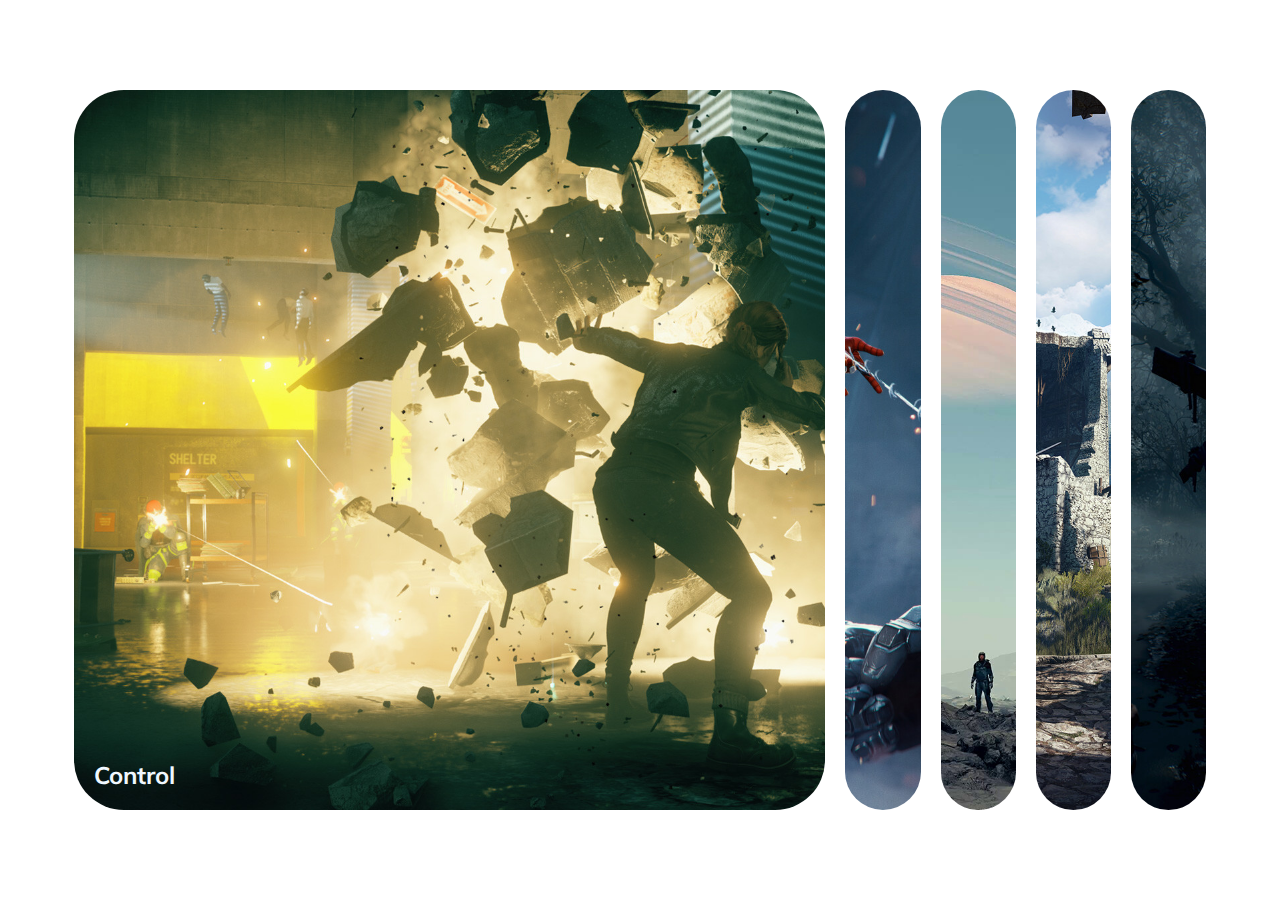
<file: project-1-expanding-cards/index.html>
<!DOCTYPE html>
<html lang="en">
  <head>
    <meta charset="UTF-8" />
    <meta name="viewport" content="width=device-width, initial-scale=1.0" />
    <link rel="stylesheet" href="style.css" />
    <title>Expanding Cards</title>
  </head>
  <body>
    <div class="container">
      <div
        class="panel active"
        style="background-image: url('/.images/control.jpg')"
      >
        <h3>Control</h3>
      </div>

      <div
        class="panel"
        style="background-image: url('/.images/spider-man.jpg')"
      >
        <h3>Spider-Man</h3>
      </div>

      <div
        class="panel"
        style="background-image: url('/.images/starfield.jpg')"
      >
        <h3>Starfield</h3>
      </div>

      <div
        class="panel"
        style="background-image: url('/.images/witcher-3.jpg')"
      >
        <h3>The Witcher 3</h3>
      </div>

      <div class="panel" style="background-image: url('/.images/re-4.jpg')">
        <h3>Resident Evil 4</h3>
      </div>
    </div>

    <script src="script.js"></script>
  </body>
</html>
</file>
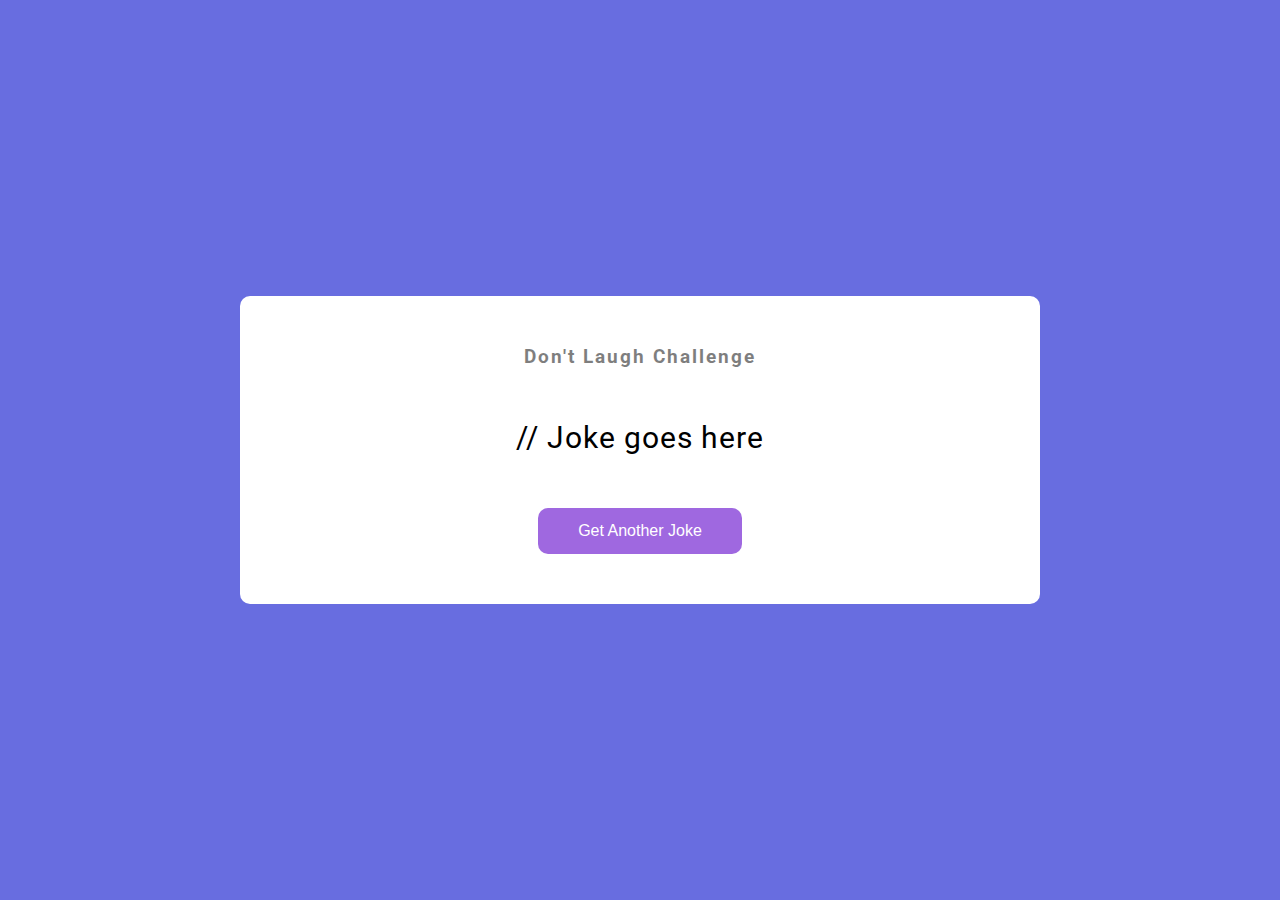
<file: project-10-dad-jokes/index.html>
<!DOCTYPE html>
<html lang="en">
  <head>
    <meta charset="UTF-8" />
    <meta name="viewport" content="width=device-width, initial-scale=1.0" />
    <link rel="stylesheet" href="style.css" />
    <title>Dad Jokes</title>
  </head>
  <body>
    <div class="container">
      <h3>Don't Laugh Challenge</h3>
      <div id="joke" class="joke">// Joke goes here</div>
      <button id="jokeBtn" class="btn">Get Another Joke</button>
    </div>
    <script src="script.js"></script>
  </body>
</html>
</file>
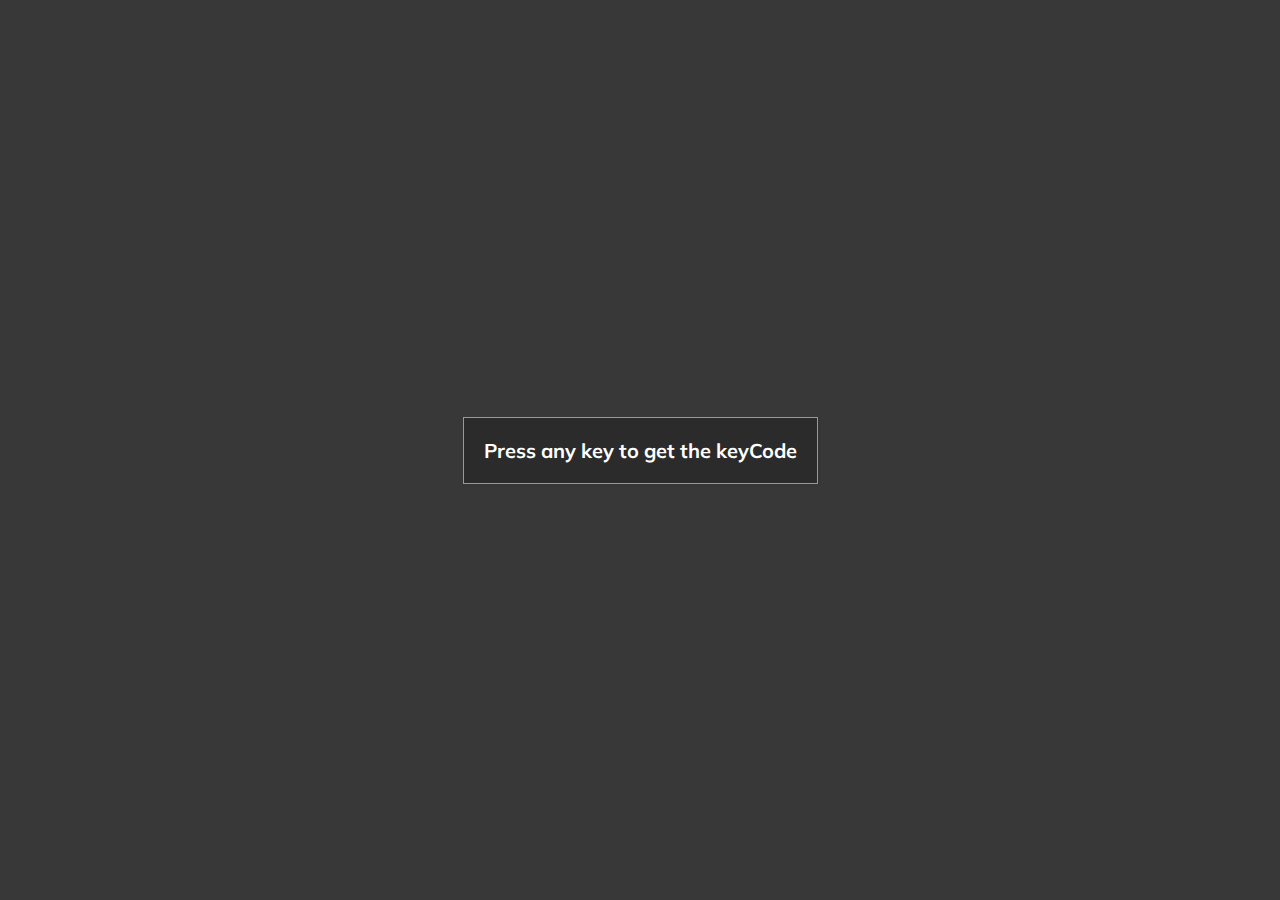
<file: project-11-event-keycodes/index.html>
<!DOCTYPE html>
<html lang="en">
  <head>
    <meta charset="UTF-8" />
    <meta name="viewport" content="width=device-width, initial-scale=1.0" />
    <link rel="stylesheet" href="style.css" />
    <title>Event KeyCodes</title>
  </head>
  <body>
    <div id="insert">
      <div class="key">Press any key to get the keyCode</div>
    </div>
    <script src="script.js"></script>
  </body>
</html>
</file>
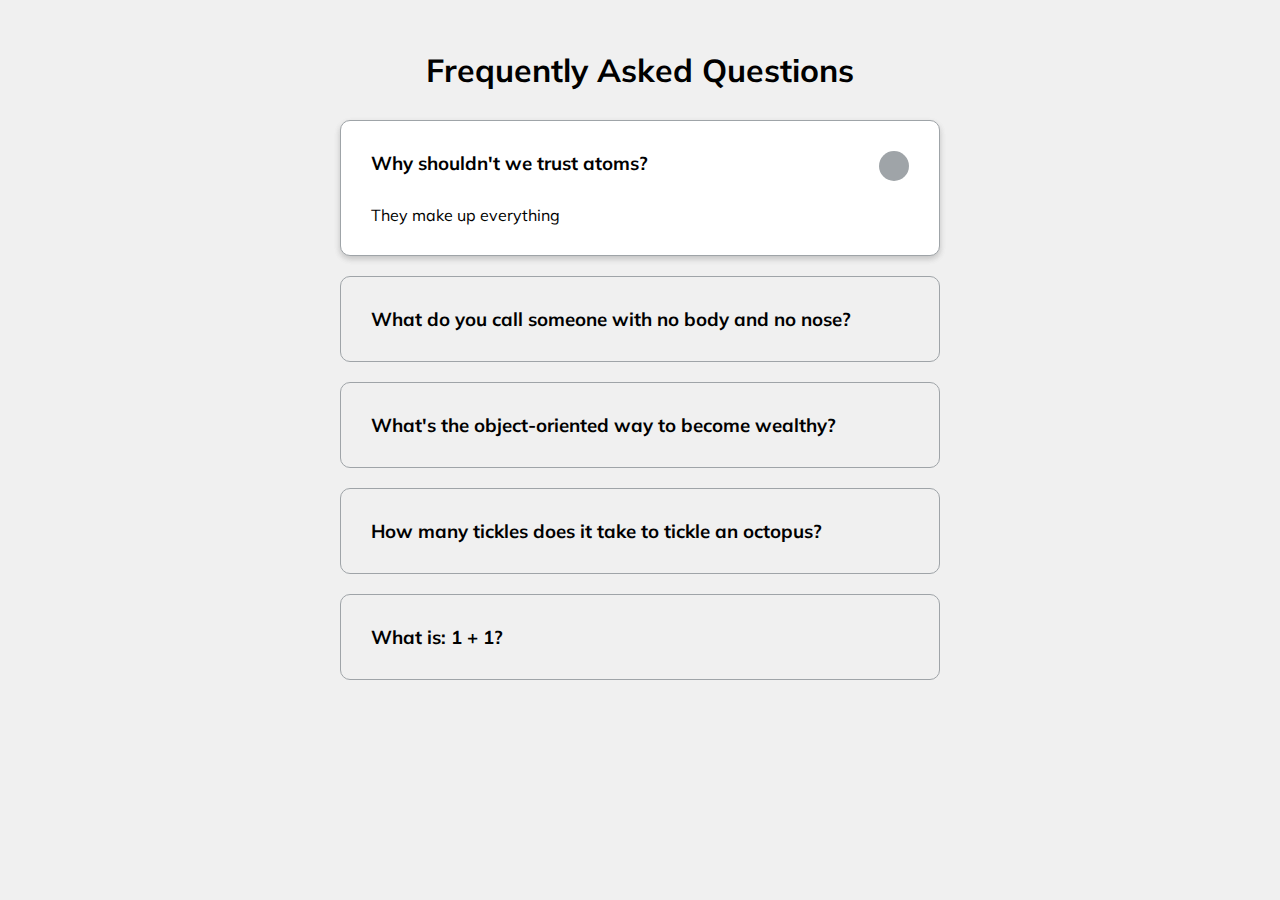
<file: project-12-faq-collapse/index.html>
<!DOCTYPE html>
<html lang="en">
  <head>
    <meta charset="UTF-8" />
    <meta name="viewport" content="width=device-width, initial-scale=1.0" />
    <link
      rel="stylesheet"
      href="https://cdnjs.cloudflare.com/ajax/libs/font-awesome/5.14.0/css/all.min.css"
      integrity="sha512-1PKOgIY59xJ8Co8+NE6FZ+LOAZKjy+KY8iq0G4B3CyeY6wYHN3yt9PW0XpSriVlkMXe40PTKnXrLnZ9+fkDaog=="
      crossorigin="anonymous"
    />
    <link rel="stylesheet" href="style.css" />
    <title>FAQ</title>
  </head>
  <body>
    <h1>Frequently Asked Questions</h1>
    <div class="faq-container">
      <div class="faq active">
        <h3 class="faq-title">Why shouldn't we trust atoms?</h3>

        <p class="faq-text">They make up everything</p>

        <button class="faq-toggle">
          <i class="fas fa-chevron-down"></i>
          <i class="fas fa-times"></i>
        </button>
      </div>

      <div class="faq">
        <h3 class="faq-title">
          What do you call someone with no body and no nose?
        </h3>
        <p class="faq-text">Nobody knows.</p>
        <button class="faq-toggle">
          <i class="fas fa-chevron-down"></i>
          <i class="fas fa-times"></i>
        </button>
      </div>

      <div class="faq">
        <h3 class="faq-title">
          What's the object-oriented way to become wealthy?
        </h3>
        <p class="faq-text">Inheritance.</p>
        <button class="faq-toggle">
          <i class="fas fa-chevron-down"></i>
          <i class="fas fa-times"></i>
        </button>
      </div>

      <div class="faq">
        <h3 class="faq-title">
          How many tickles does it take to tickle an octopus?
        </h3>
        <p class="faq-text">Ten-tickles!</p>
        <button class="faq-toggle">
          <i class="fas fa-chevron-down"></i>
          <i class="fas fa-times"></i>
        </button>
      </div>

      <div class="faq">
        <h3 class="faq-title">What is: 1 + 1?</h3>
        <p class="faq-text">Depends on who are you asking.</p>
        <button class="faq-toggle">
          <i class="fas fa-chevron-down"></i>
          <i class="fas fa-times"></i>
        </button>
      </div>
    </div>
    <script src="script.js"></script>
  </body>
</html>
</file>
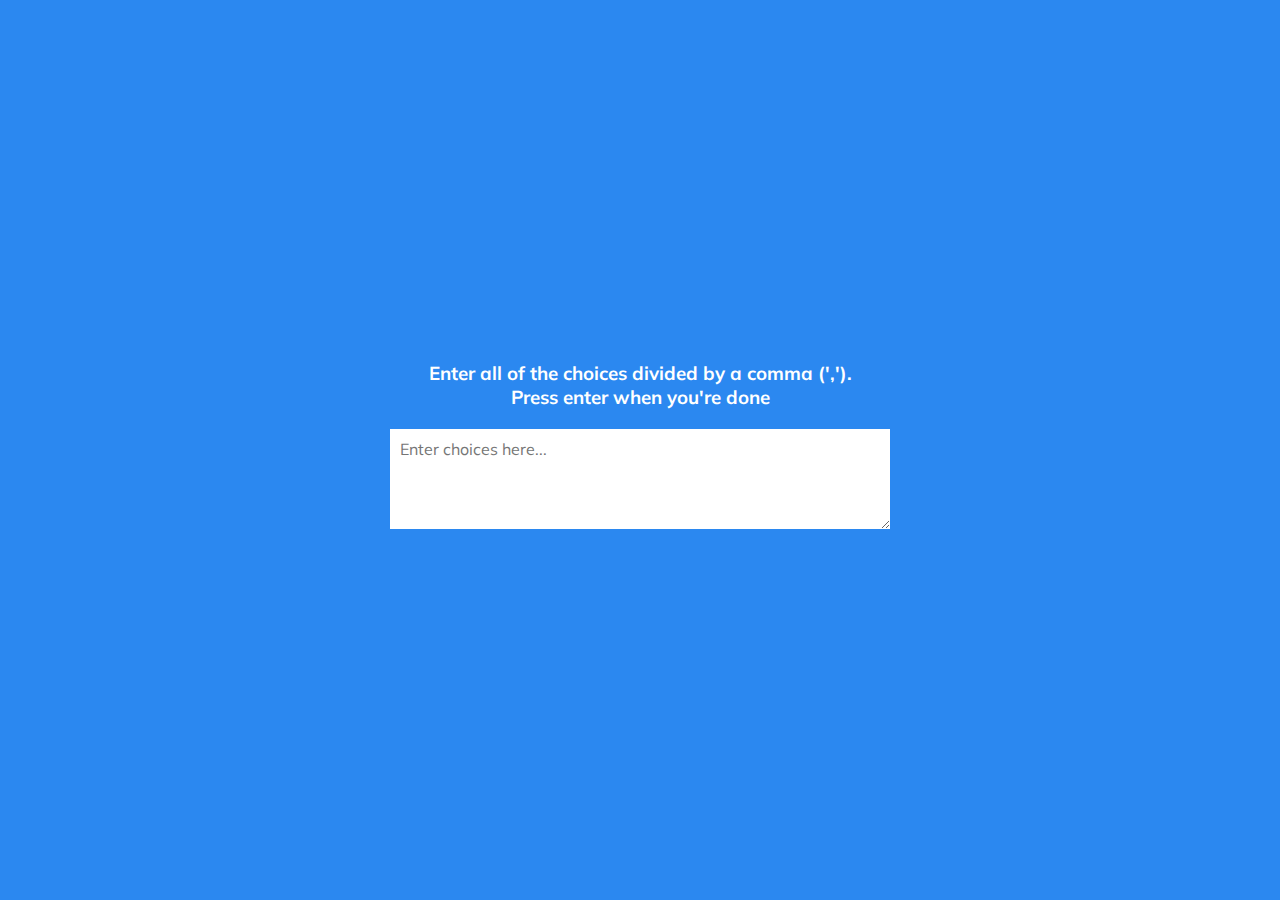
<file: project-13-random-choice-picker/index.html>
<!DOCTYPE html>
<html lang="en">
  <head>
    <meta charset="UTF-8" />
    <meta name="viewport" content="width=device-width, initial-scale=1.0" />
    <link rel="stylesheet" href="style.css" />
    <title>Random Choice Picker</title>
  </head>
  <body>
    <div class="container">
      <h3>
        Enter all of the choices divided by a comma (','). <br />
        Press enter when you're done
      </h3>
      <textarea placeholder="Enter choices here..." id="textarea"></textarea>

      <div id="tags"></div>
    </div>

    <script src="script.js"></script>
  </body>
</html>
</file>
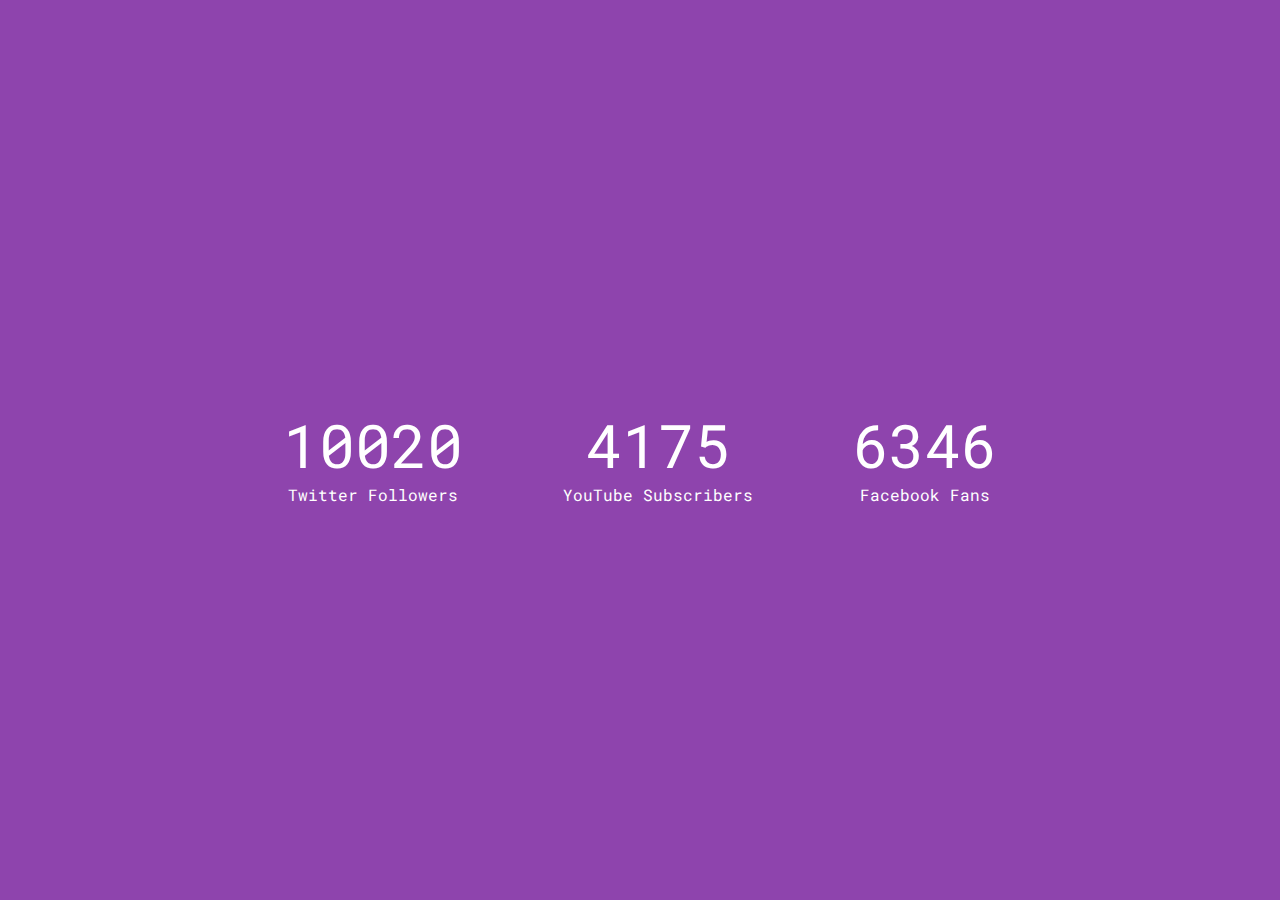
<file: project-15-incrementing-counter/index.html>
<!DOCTYPE html>
<html lang="en">
  <head>
    <meta charset="UTF-8" />
    <meta name="viewport" content="width=device-width, initial-scale=1.0" />
    <link
      rel="stylesheet"
      href="https://cdnjs.cloudflare.com/ajax/libs/font-awesome/5.14.0/css/all.min.css"
      integrity="sha512-1PKOgIY59xJ8Co8+NE6FZ+LOAZKjy+KY8iq0G4B3CyeY6wYHN3yt9PW0XpSriVlkMXe40PTKnXrLnZ9+fkDaog=="
      crossorigin="anonymous"
    />
    <link rel="stylesheet" href="style.css" />
    <title>Increment Counter</title>
  </head>
  <body>
    <div class="counter-container">
      <i class="fab fa-twitter fa-3x"></i>
      <div class="counter" data-target="12000"></div>
      <span>Twitter Followers</span>
    </div>

    <div class="counter-container">
      <i class="fab fa-youtube fa-3x"></i>
      <div class="counter" data-target="5000"></div>
      <span>YouTube Subscribers</span>
    </div>

    <div class="counter-container">
      <i class="fab fa-facebook fa-3x"></i>
      <div class="counter" data-target="7500"></div>
      <span>Facebook Fans</span>
    </div>
    <script src="script.js"></script>
  </body>
</html>
</file>
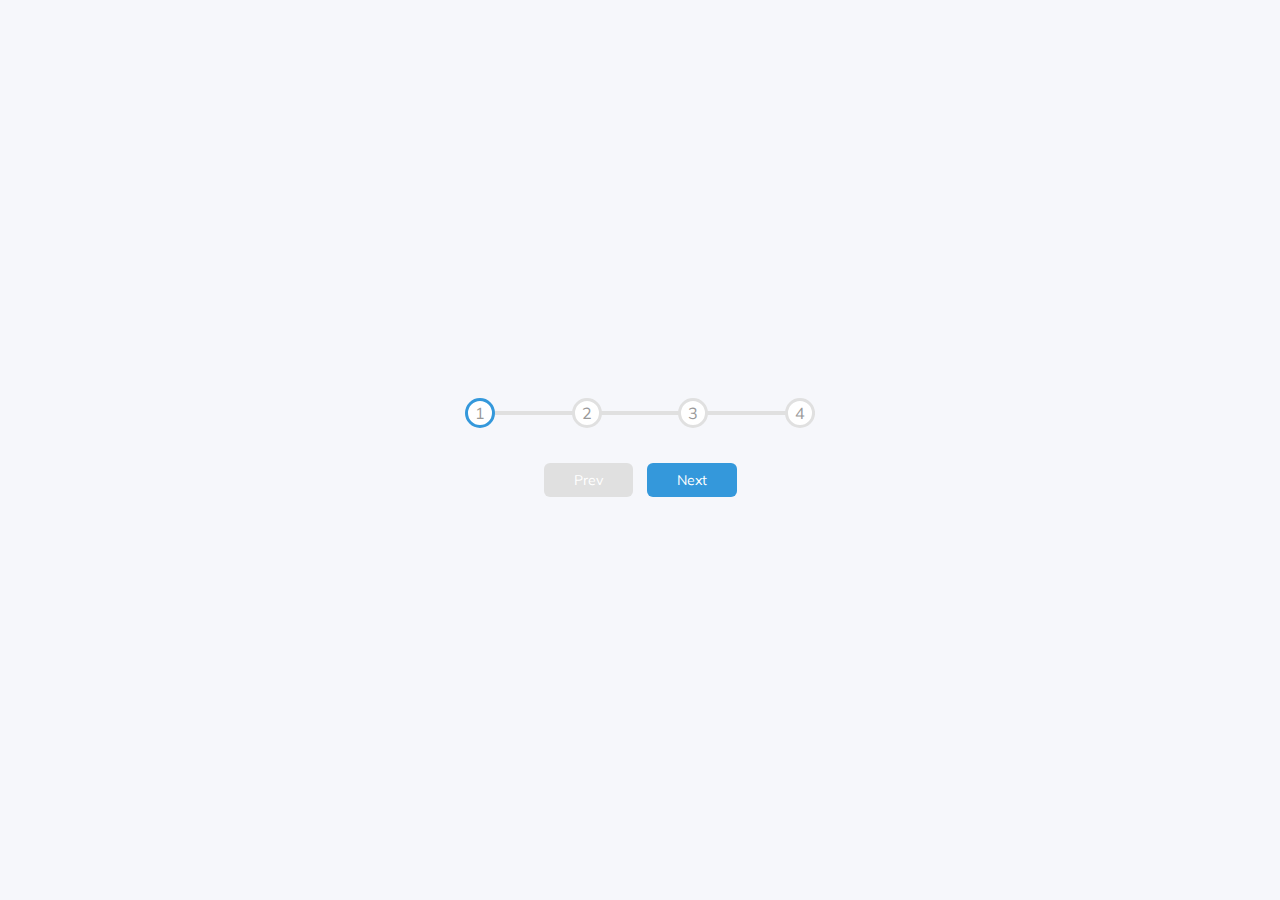
<file: project-2-progress-steps/index.html>
<!DOCTYPE html>
<html lang="en">
  <head>
    <meta charset="UTF-8" />
    <meta name="viewport" content="width=device-width, initial-scale=1.0" />
    <link rel="stylesheet" href="style.css" />
    <title>Progress Steps</title>
  </head>
  <body>
    <div class="container">
      <div class="progress-container">
        <div class="progress" id="progress"></div>
        <div class="circle active">1</div>
        <div class="circle">2</div>
        <div class="circle">3</div>
        <div class="circle">4</div>
      </div>
      <button class="btn" id="prev" disabled>Prev</button>
      <button class="btn" id="next">Next</button>
    </div>

    <script src="script.js"></script>
  </body>
</html>
</file>
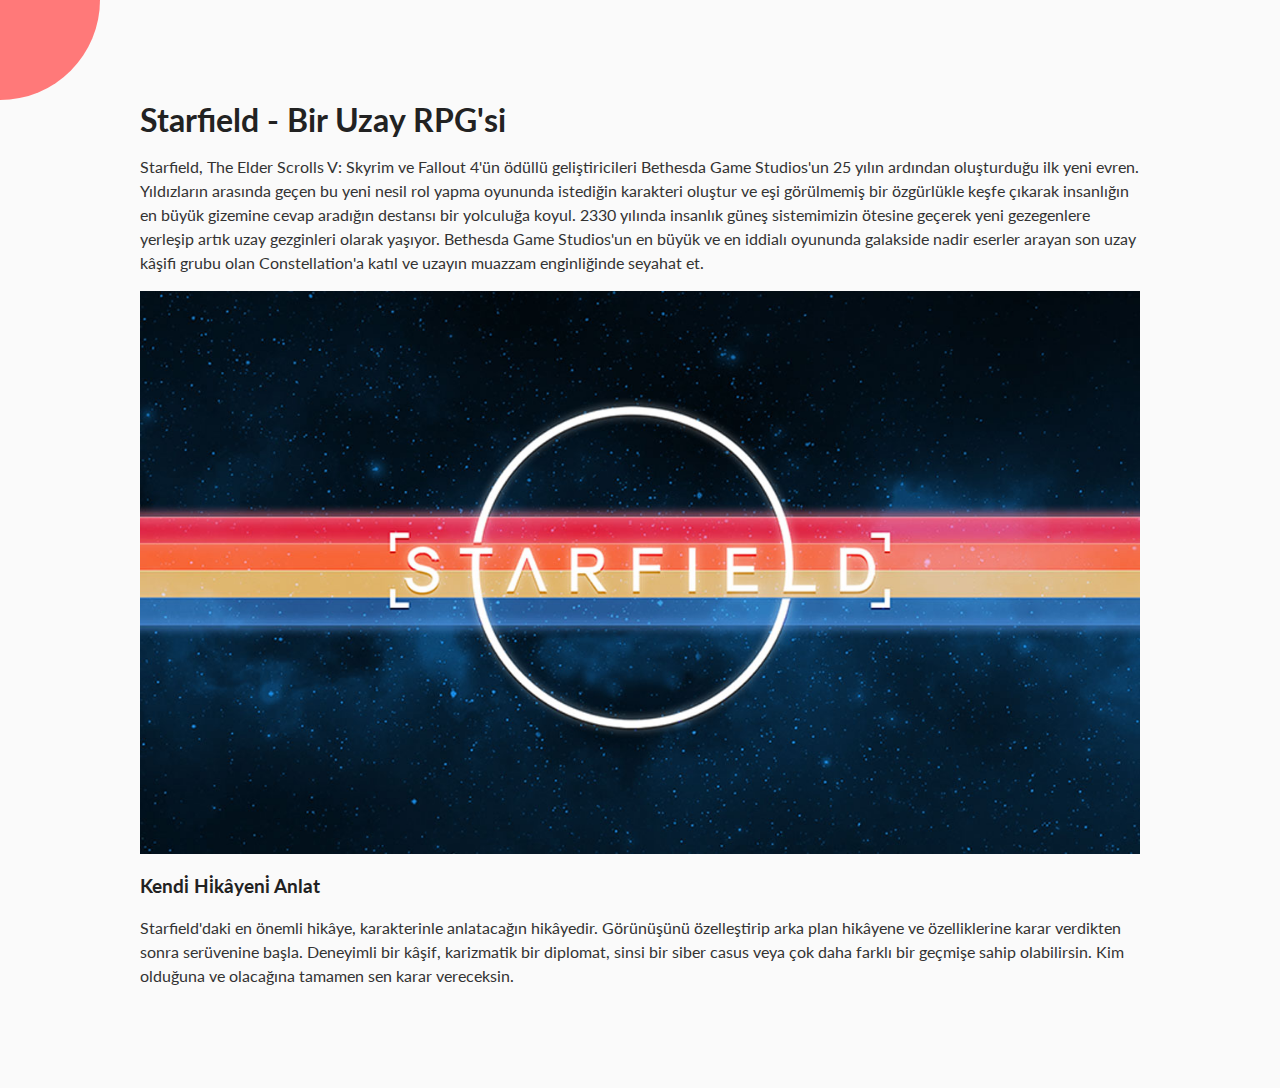
<file: project-3-rotating-navigation/index.html>
<!DOCTYPE html>
<html lang="en">
  <head>
    <meta charset="UTF-8" />
    <meta name="viewport" content="width=device-width, initial-scale=1.0" />
    <link
      rel="stylesheet"
      href="https://cdnjs.cloudflare.com/ajax/libs/font-awesome/5.14.0/css/all.min.css"
      integrity="sha512-1PKOgIY59xJ8Co8+NE6FZ+LOAZKjy+KY8iq0G4B3CyeY6wYHN3yt9PW0XpSriVlkMXe40PTKnXrLnZ9+fkDaog=="
      crossorigin="anonymous"
    />
    <link rel="stylesheet" href="style.css" />
    <title>Rotating Navigation</title>
  </head>

  <body>
    <div class="container">
      <div class="circle-container">
        <div class="circle">
          <button id="close">
            <i class="fas fa-times"></i>
          </button>
          <button id="open">
            <i class="fas fa-bars"></i>
          </button>
        </div>
      </div>

      <div class="content">
        <h1>Starfield - Bir Uzay RPG'si</h1>
        <p>
          Starfield, The Elder Scrolls V: Skyrim ve Fallout 4'ün ödüllü
          geliştiricileri Bethesda Game Studios'un 25 yılın ardından oluşturduğu
          ilk yeni evren. Yıldızların arasında geçen bu yeni nesil rol yapma
          oyununda istediğin karakteri oluştur ve eşi görülmemiş bir özgürlükle
          keşfe çıkarak insanlığın en büyük gizemine cevap aradığın destansı bir
          yolculuğa koyul. 2330 yılında insanlık güneş sistemimizin ötesine
          geçerek yeni gezegenlere yerleşip artık uzay gezginleri olarak
          yaşıyor. Bethesda Game Studios'un en büyük ve en iddialı oyununda
          galakside nadir eserler arayan son uzay kâşifi grubu olan
          Constellation'a katıl ve uzayın muazzam enginliğinde seyahat et.
        </p>

        <img src="/.images/starfield_2.jpg" alt="" />
        <h3>Kendi̇ Hi̇kâyeni̇ Anlat</h3>
        <p>
          Starfield'daki en önemli hikâye, karakterinle anlatacağın hikâyedir.
          Görünüşünü özelleştirip arka plan hikâyene ve özelliklerine karar
          verdikten sonra serüvenine başla. Deneyimli bir kâşif, karizmatik bir
          diplomat, sinsi bir siber casus veya çok daha farklı bir geçmişe sahip
          olabilirsin. Kim olduğuna ve olacağına tamamen sen karar vereceksin.
        </p>
      </div>
    </div>

    <nav>
      <ul>
        <li><i class="fas fas-home" href="#"></i> Home</li>
        <li><i class="fas fas-user-alt" href="#"></i> About</li>
        <li><i class="fas fas-envelope" href="#"></i> Contact</li>
      </ul>
    </nav>
    <script src="script.js"></script>
  </body>
</html>
</file>
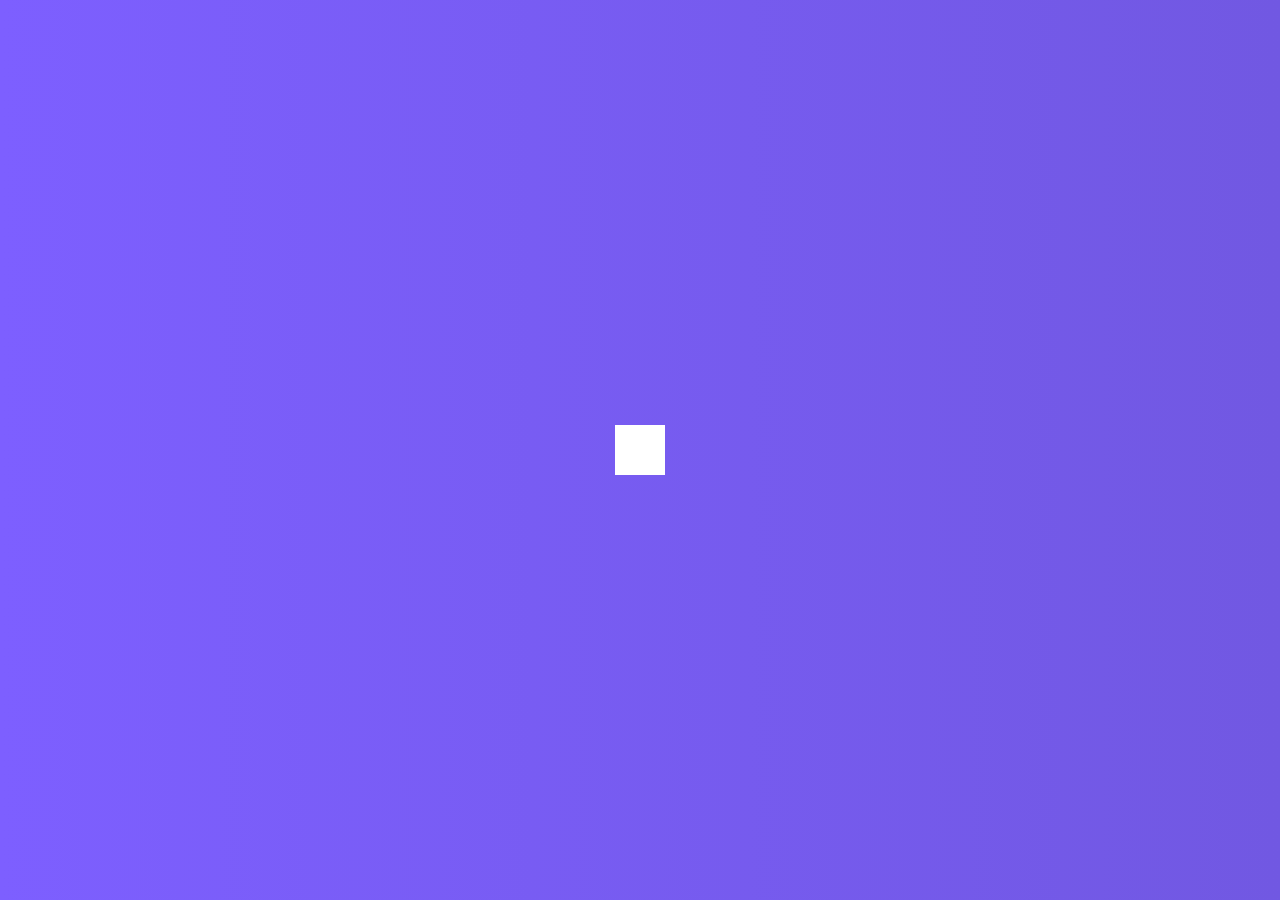
<file: project-4-hidden-search-widget/index.html>
<!DOCTYPE html>
<html lang="en">
  <head>
    <meta charset="UTF-8" />
    <meta name="viewport" content="width=device-width, initial-scale=1.0" />
    <link
      rel="stylesheet"
      href="https://cdnjs.cloudflare.com/ajax/libs/font-awesome/5.14.0/css/all.min.css"
      integrity="sha512-1PKOgIY59xJ8Co8+NE6FZ+LOAZKjy+KY8iq0G4B3CyeY6wYHN3yt9PW0XpSriVlkMXe40PTKnXrLnZ9+fkDaog=="
      crossorigin="anonymous"
    />
    <link rel="stylesheet" href="style.css" />
    <title>Hidden Search Widget</title>
  </head>
  <body>
    <div class="search">
      <input type="text" class="input" placeholder="Search..." />
      <button class="btn">
        <i class="fas fa-search"></i>
      </button>
    </div>
    <script src="script.js"></script>
  </body>
</html>
</file>
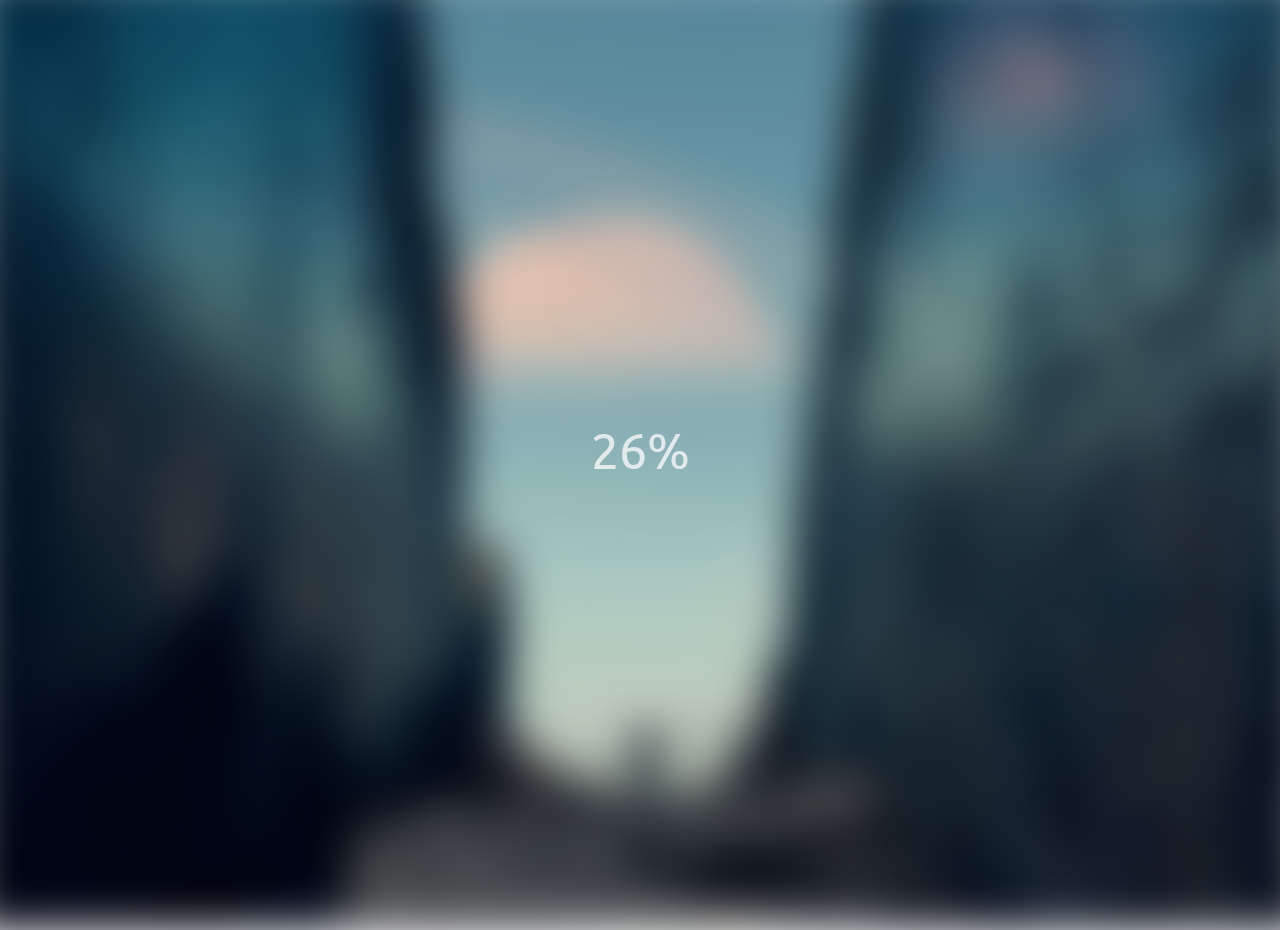
<file: project-5-blurry-loading/index.html>
<!DOCTYPE html>
<html lang="en">
  <head>
    <meta charset="UTF-8" />
    <meta name="viewport" content="width=device-width, initial-scale=1.0" />
    <link rel="stylesheet" href="style.css" />
    <title>Blurry Loading</title>
  </head>
  <body>
    <section class="bg"></section>
    <div class="loading-text">0%</div>

    <script src="script.js"></script>
  </body>
</html>
</file>
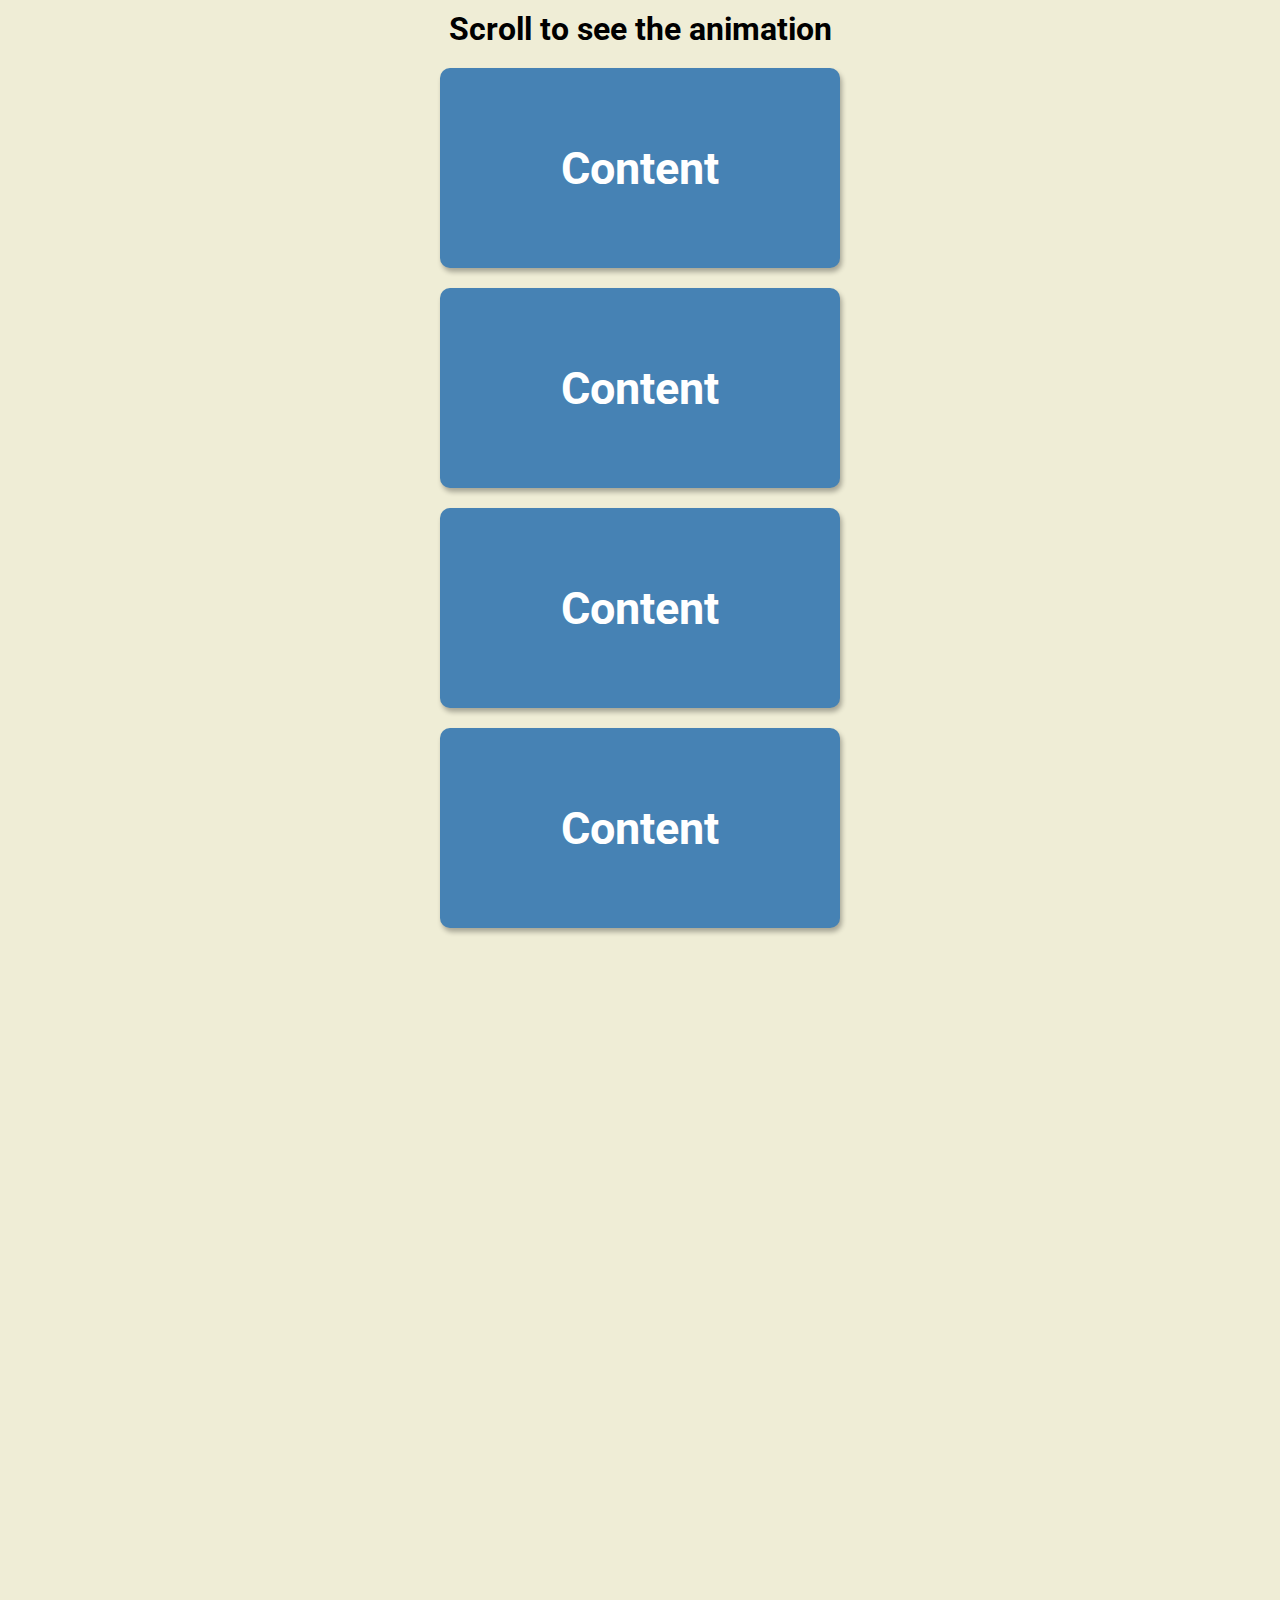
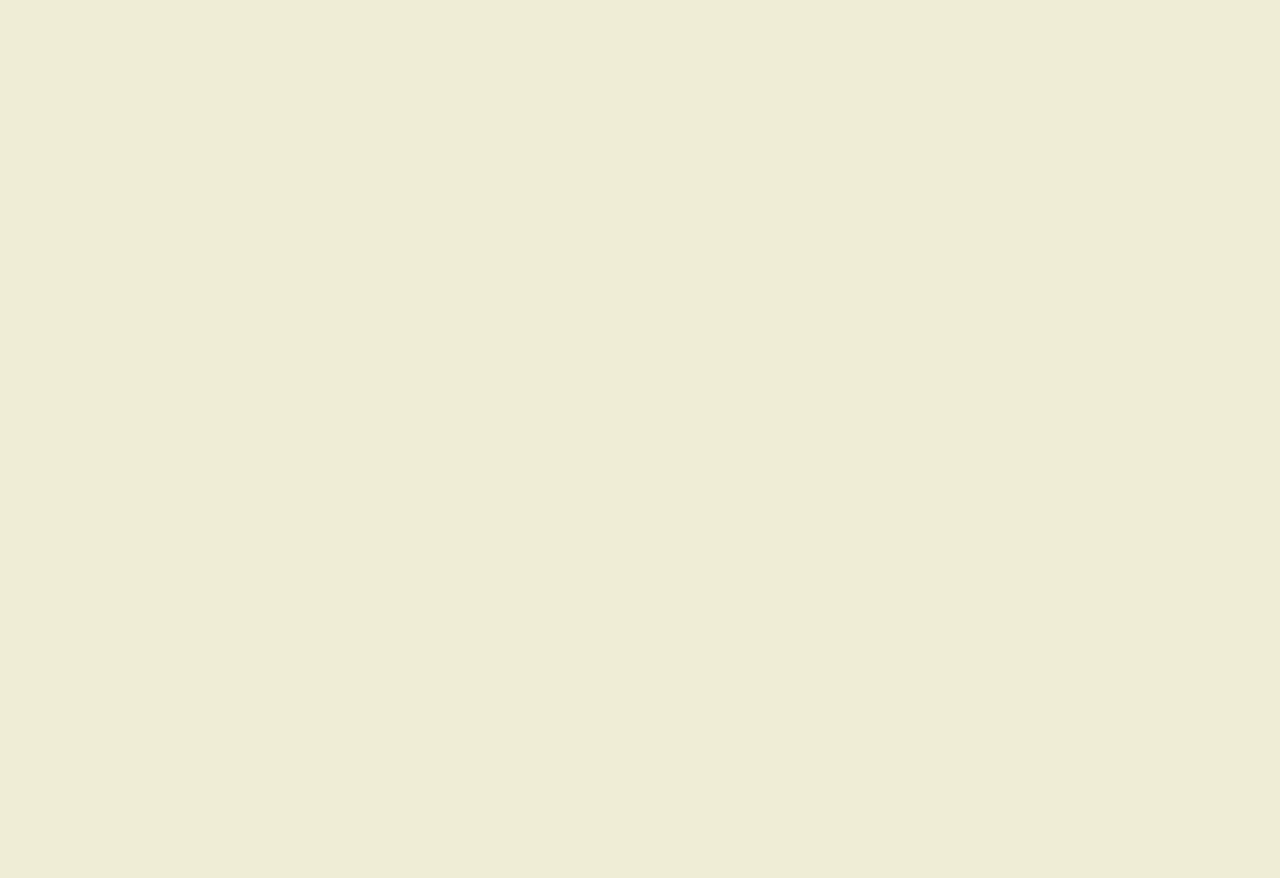
<file: project-6-scrolling-animation/index.html>
<!DOCTYPE html>
<html lang="en">
  <head>
    <meta charset="UTF-8" />
    <meta name="viewport" content="width=device-width, initial-scale=1.0" />
    <link rel="stylesheet" href="style.css" />
    <title>Scrolling Animation</title>
  </head>
  <body>
    <h1>Scroll to see the animation</h1>
    <div class="box"><h2>Content</h2></div>
    <div class="box"><h2>Content</h2></div>
    <div class="box"><h2>Content</h2></div>
    <div class="box"><h2>Content</h2></div>
    <div class="box"><h2>Content</h2></div>
    <div class="box"><h2>Content</h2></div>
    <div class="box"><h2>Content</h2></div>
    <div class="box"><h2>Content</h2></div>
    <div class="box"><h2>Content</h2></div>
    <div class="box"><h2>Content</h2></div>
    <div class="box"><h2>Content</h2></div>

    <script src="script.js"></script>
  </body>
</html>
</file>
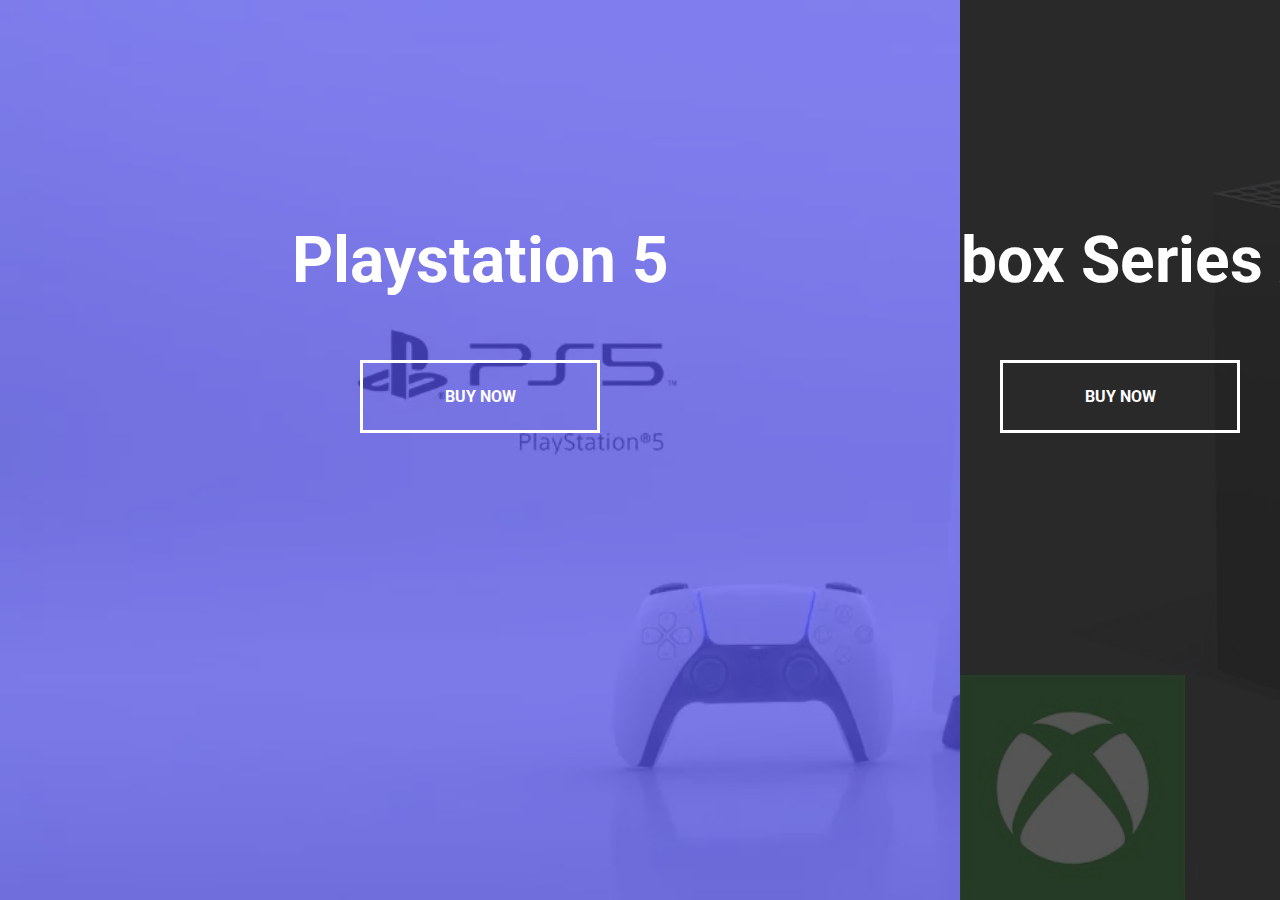
<file: project-7-split-landing-page/index.html>
<!DOCTYPE html>
<html lang="en">
  <head>
    <meta charset="UTF-8" />
    <meta name="viewport" content="width=device-width, initial-scale=1.0" />
    <link rel="stylesheet" href="style.css" />
    <title>Split Landing Page</title>
  </head>
  <body>
    <div class="container">
      <div class="split left">
        <h1>Playstation 5</h1>
        <a href="#" class="btn">Buy Now</a>
      </div>
      <div class="split right">
        <h1>Xbox Series X</h1>
        <a href="#" class="btn">Buy Now</a>
      </div>
    </div>

    <script src="script.js"></script>
  </body>
</html>
</file>
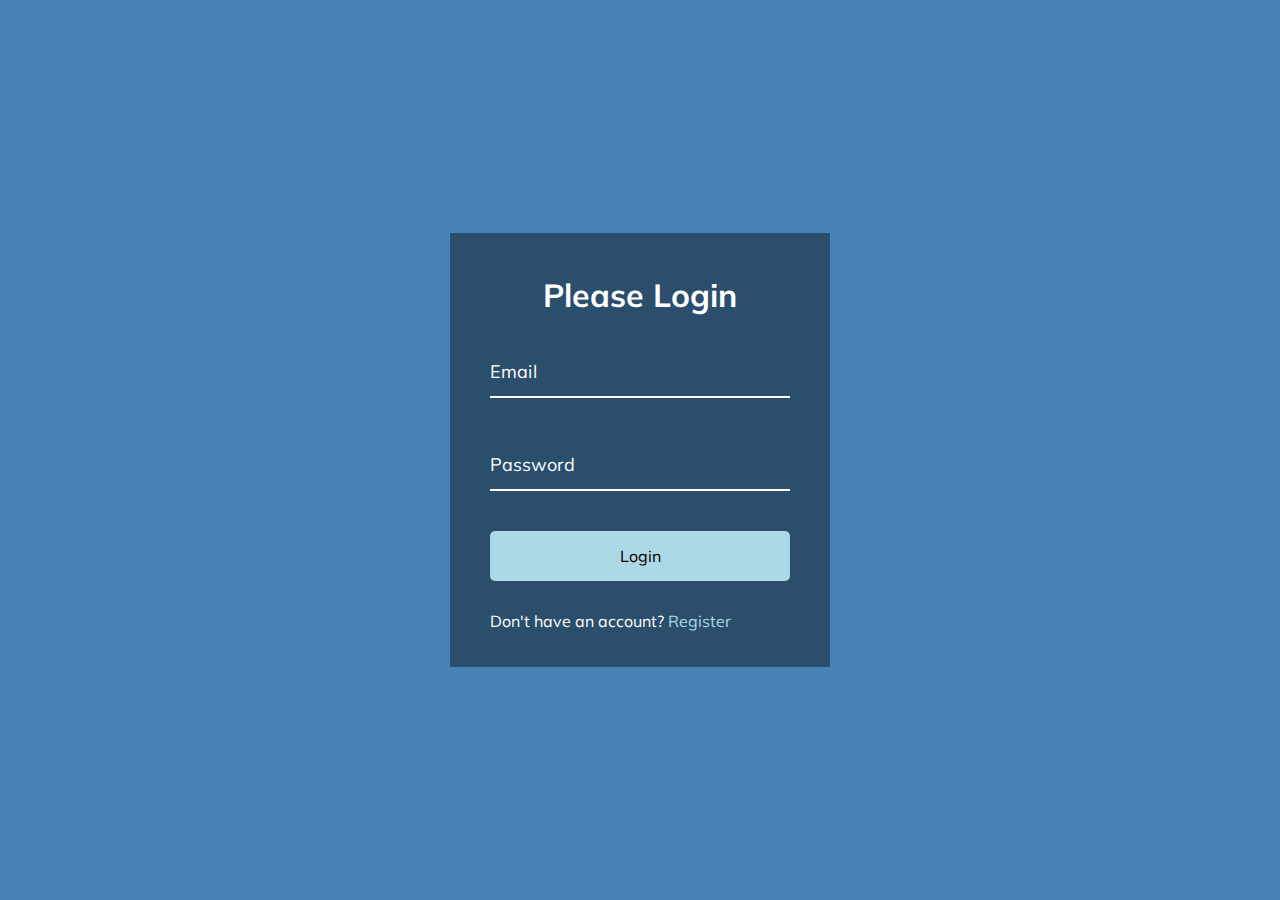
<file: project-8-form-wave-animation/index.html>
<!DOCTYPE html>
<html lang="en">
  <head>
    <meta charset="UTF-8" />
    <meta name="viewport" content="width=device-width, initial-scale=1.0" />
    <link rel="stylesheet" href="style.css" />
    <title>Form Wave Animation</title>
  </head>
  <body>
    <div class="container">
      <h1>Please Login</h1>
      <form>
        <div class="form-control">
          <input type="text" required />
          <label>Email</label>
        </div>

        <div class="form-control">
          <input type="text" required />
          <label>Password</label>
        </div>

        <button class="btn">Login</button>

        <p class="text">Don't have an account? <a href="#">Register</a></p>
      </form>
    </div>
    <script src="script.js"></script>
  </body>
</html>
</file>
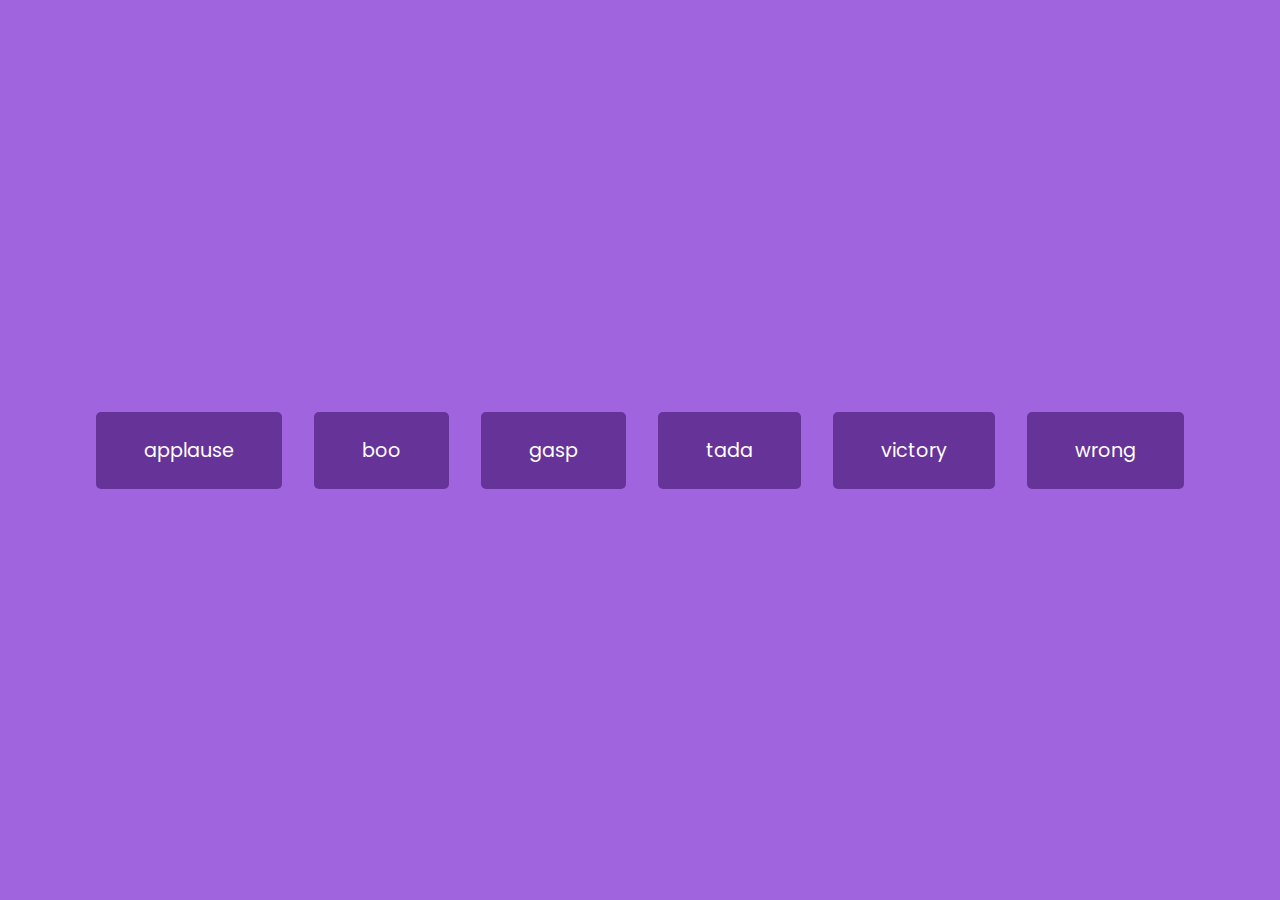
<file: project-9-sound-board/index.html>
<!DOCTYPE html>
<html lang="en">
  <head>
    <meta charset="UTF-8" />
    <meta name="viewport" content="width=device-width, initial-scale=1.0" />
    <link rel="stylesheet" href="style.css" />
    <title>Sound Board</title>
  </head>
  <body>
    <audio id="applause" src="sounds/sound-board_sounds_applause.mp3"></audio>
    <audio id="boo" src="sounds/boo.mp3"></audio>
    <audio id="gasp" src="sounds/gasp.mp3"></audio>
    <audio id="tada" src="sounds/tada.mp3"></audio>
    <audio id="victory" src="sounds/victory.mp3"></audio>
    <audio id="wrong" src="sounds/wrong.mp3"></audio>

    <div id="buttons"></div>

    <script src="script.js"></script>
  </body>
</html>
</file>
<file: project-1-expanding-cards/style.css>
@import url("https://fonts.googleapis.com/css2?family=Muli&display=swap");

* {
  box-sizing: border-box;
}

body {
  font-family: "Muli", sans-serif;
  display: flex;
  align-items: center;
  justify-content: center;
  height: 100vh;
  overflow: hidden;
  margin: 0;
}

.container {
  display: flex;
  width: 90vw;
}

.panel {
  background-size: auto 100%;
  background-position: center;
  background-repeat: no-repeat;
  height: 80vh;
  border-radius: 50px;
  color: aliceblue;
  cursor: pointer;
  flex: 0.5;
  margin: 10px;
  position: relative;
  transition: flex 0.7s ease-in;
}

.panel h3 {
  font-size: 24px;
  position: absolute;
  bottom: 20px;
  left: 20px;
  margin: 0;
  opacity: 0;
}

.panel.active {
  flex: 5;
}

.panel.active h3 {
  opacity: 1;
  transition: opacity 0.3s ease-in 0.4s;
}

@media (max-width: 480px) {
  .container {
    width: 100vw;
  }

  .panel:nth-of-type(4),
  .panel:nth-of-type(5) {
    display: none;
  }
}
</file>
<file: project-10-dad-jokes/style.css>
@import url("https://fonts.googleapis.com/css2?family=Roboto:wght@400;700&display=swap");

* {
  box-sizing: border-box;
}

body {
  background-color: #686de0;
  font-family: "Roboto", sans-serif;
  display: flex;
  flex-direction: column;
  align-items: center;
  justify-content: center;
  height: 100vh;
  overflow: hidden;
  margin: 0;
  padding: 20px;
}

.container {
  background-color: #fff;
  border-radius: 10px;
  box-shadow: 0 10px 20 px rgba(0, 0, 0, 0.1), 0 6px 6px rgba(0, 0, 0, 0.1);
  padding: 50px 20px;
  text-align: center;
  max-width: 100%;
  width: 800px;
}

h3 {
  margin: 0;
  opacity: 0.5;
  letter-spacing: 2px;
}

.joke {
  font-size: 30px;
  letter-spacing: 1px;
  line-height: 40px;
  margin: 50px auto;
  max-width: 600px;
}

.btn {
  background-color: #9f68e0;
  color: #fff;
  border: 0;
  border-radius: 10px;
  box-shadow: 0 10px 20 px rgba(0, 0, 0, 0.1), 0 6px 6px rgba(0, 0, 0, 0.1);
  padding: 14px 40px;
  font-size: 16px;
  cursor: pointer;
}

.btn:active {
  transform: scale(0.98);
}

.btn:focus {
  outline: 0;
}
</file>
<file: project-11-event-keycodes/style.css>
@import url("https://fonts.googleapis.com/css?family=Muli&display=swap");

* {
  box-sizing: border-box;
}

body {
  background-color: #383838;
  font-family: "Muli", sans-serif;
  display: flex;
  align-items: center;
  justify-content: center;
  text-align: center;
  height: 100vh;
  overflow: hidden;
  margin: 0;
}

.key {
  border: 1px solid #999999;
  background-color: #2b2b2b;
  box-shadow: 1px 1px 3px rgba(0, 0, 0, 0.1);
  display: inline-flex;
  align-items: center;
  font-size: 20px;
  font-weight: bold;
  padding: 20px;
  flex-direction: column;
  margin: 10px;
  min-width: 150px;
  color: white;
  position: relative;
}

.key small {
  position: absolute;
  top: -24px;
  left: 0;
  text-align: center;
  width: 100%;
  color: #c4c4c4;
  font-size: 14px;
}
</file>
<file: project-12-faq-collapse/style.css>
@import url("https://fonts.googleapis.com/css?family=Muli&display=swap");

* {
  box-sizing: border-box;
}

body {
  font-family: "Muli", sans-serif;
  background-color: #f0f0f0;
}

h1 {
  margin: 50px 0 30px;
  text-align: center;
}

.faq-container {
  max-width: 600px;
  margin: 0 auto;
}

.faq {
  background-color: transparent;
  border: 1px solid #9fa4a8;
  border-radius: 10px;
  margin: 20px 0;
  padding: 30px;
  position: relative;
  overflow: hidden;
  transition: 0.3s ease;
}

.faq.active {
  background-color: #fff;
  box-shadow: 0 3px 6px rgba(0, 0, 0, 0.1), 0 3px 6px rgba(0, 0, 0, 0.1);
}

.faq.active::before,
.faq.active::after {
  content: "\f075";
  font-family: "Font Awesome 5 Free";
  color: #2ecc71;
  font-size: 7rem;
  position: absolute;
  opacity: 0.2;
  top: 20px;
  left: 20px;
  z-index: 0;
}

.faq.active::before {
  color: #3498db;
  top: -10px;
  left: -30px;
  transform: rotateY(180deg);
}

.faq-title {
  margin: 0 35px 0 0;
}

.faq-text {
  display: none;
  margin: 30px 0 0;
}

.faq.active .faq-text {
  display: block;
}

.faq-toggle {
  background-color: transparent;
  border: 0;
  border-radius: 50%;
  cursor: pointer;
  display: flex;
  align-items: center;
  justify-content: center;
  font-size: 16px;
  padding: 0;
  position: absolute;
  top: 30px;
  right: 30px;
  height: 30px;
  width: 30px;
}

.faq-toggle:focus {
  outline: 0;
}

.faq-toggle .fa-times {
  display: none;
}

.faq.active .faq-toggle .fa-times {
  color: #fff;
  display: block;
}

.faq.active .faq-toggle .fa-chevron-down {
  display: none;
}

.faq.active .faq-toggle {
  background-color: #9fa4a8;
}
</file>
<file: project-13-random-choice-picker/style.css>
@import url("https://fonts.googleapis.com/css?family=Muli&display=swap");

* {
  box-sizing: border-box;
}

body {
  background-color: #2b88f0;
  font-family: "Muli", sans-serif;
  display: flex;
  flex-direction: column;
  align-items: center;
  justify-content: center;
  height: 100vh;
  overflow: hidden;
  margin: 0;
}

h3 {
  color: #fff;
  margin: 10px 0 20px;
  text-align: center;
}

.container {
  width: 500px;
}

textarea {
  border: none;
  display: block;
  width: 100%;
  height: 100px;
  font-family: inherit;
  padding: 10px;
  margin: 0 0 20px;
  font-size: 16px;
}

textarea:focus {
  outline: none;
}

.tag {
  background-color: #f0932b;
  color: #fff;
  border-radius: 50px;
  padding: 10px 20px;
  margin: 0 5px 10px 0;
  font-size: 14px;
  display: inline-block;
}

.tag.highlight {
  background-color: #273c75;
}
</file>
<file: project-15-incrementing-counter/style.css>
@import url("https://fonts.googleapis.com/css?family=Roboto+Mono&display=swap");

* {
  box-sizing: border-box;
}

body {
  background-color: #8e44ad;
  color: #fff;
  font-family: "Roboto Mono", sans-serif;
  display: flex;
  align-items: center;
  justify-content: center;
  height: 100vh;
  overflow: hidden;
  margin: 0;
}

.counter-container {
  display: flex;
  flex-direction: column;
  justify-content: center;
  text-align: center;
  margin: 30px 50px;
}

.counter {
  font-size: 60px;
  margin-top: 10px;
}

@media (max-width: 580px) {
  body {
    flex-direction: column;
  }
}
</file>
<file: project-2-progress-steps/style.css>
@import url("https://fonts.googleapis.com/css2?family=Muli&display=swap");

* {
  box-sizing: border-box;
}

:root {
  --line-border-fill: #3498db;
  --line-border-empty: #e0e0e0;
}

body {
  background-color: #f6f7fb;
  font-family: "Muli", sans-serif;
  display: flex;
  align-items: center;
  justify-content: center;
  height: 100vh;
  overflow: hidden;
  margin: 0;
}

.container {
  text-align: center;
}

.progress-container {
  display: flex;
  justify-content: space-between;
  position: relative;
  margin-bottom: 30px;
  max-width: 100%;
  width: 350px;
}

.progress-container::before {
  content: "";
  background-color: var(--line-border-empty);
  position: absolute;
  top: 50%;
  left: 0;
  transform: translateY(-50%);
  height: 4px;
  width: 100%;
  z-index: -1;
}

.progress {
  background-color: var(--line-border-fill);
  position: absolute;
  top: 50%;
  left: 0;
  transform: translateY(-50%);
  height: 4px;
  width: 0%;
  z-index: -1;
  transition: 0.4s ease;
}

.circle {
  background-color: #fff;
  color: #999;
  border-radius: 50%;
  height: 30px;
  width: 30px;
  display: flex;
  align-items: center;
  justify-content: center;
  border: 3px solid var(--line-border-empty);
  transition: 0.4 ease;
}

.circle.active {
  border-color: var(--line-border-fill);
}

.btn {
  background-color: var(--line-border-fill);
  color: #fff;
  border: 0;
  border-radius: 6px;
  cursor: pointer;
  font-family: inherit;
  padding: 8px 30px;
  margin: 5px;
  font-size: 14px;
}

.btn.active {
  transform: scale(0.98);
}

.btn:focus {
  outline: 0;
}

.btn:disabled {
  background-color: var(--line-border-empty);
  cursor: not-allowed;
}
</file>
<file: project-3-rotating-navigation/style.css>
@import url("https://fonts.googleapis.com/css?family=Lato&display=swap");

* {
  box-sizing: border-box;
}

body {
  font-family: "Lato", sans-serif;
  background-color: #333;
  color: #222;
  overflow-x: hidden;
  margin: 0;
}

.container {
  background-color: #fafafa;
  transform-origin: top left;
  transition: transform 0.5s linear;
  width: 100vw;
  min-height: 100vh;
  padding: 50px;
}

.container.show-nav {
  transform: rotate(-20deg);
}

.circle-container {
  position: fixed;
  top: -100px;
  left: -100px;
}

.circle {
  background-color: #ff7979;
  height: 200px;
  width: 200px;
  border-radius: 50%;
  position: relative;
  transition: transform 0.5s linear;
}

.container.show-nav .circle {
  transform: rotate(-70deg);
}

.circle button {
  cursor: pointer;
  position: absolute;
  top: 50%;
  left: 50%;
  height: 100px;
  background: transparent;
  border: 0;
  font-size: 26px;
  color: #fff;
}

.circle button:focus {
  outline: none;
}

.circle button#open {
  left: 60%;
}

.circle button#close {
  top: 60%;
  transform: rotate(90deg);
  transform-origin: top left;
}

.container.show-nav + nav li {
  transform: translateX(0);
  transition-delay: 0.3s;
}

nav {
  position: fixed;
  bottom: 40px;
  left: 0;
  z-index: 100;
}

nav ul {
  list-style-type: none;
  padding-left: 30px;
}

nav ul li {
  text-transform: uppercase;
  color: #fff;
  margin: 40px 0;
  transform: translateX(-100%);
  transition: transform 0.4s ease-in;
}

nav ul li i {
  font-size: 20px;
  margin-right: 10px;
}

nav ul li + li {
  margin-left: 15px;
  transform: translateX(-150%);
}

nav ul li + li + li {
  margin-left: 30px;
  transform: translateX(-200%);
}

nav a {
  color: #fafafa;
  text-decoration: none;
  transition: all 0.5s;
}

nav a:hover {
  color: #ff7979;
  font-weight: bold;
}

.content img {
  max-width: 100%;
}

.content {
  max-width: 1000px;
  margin: 50px auto;
}

.content h1 {
  margin: 0;
}

.content small {
  color: #555;
  font-style: italic;
}

.content p {
  color: #333;
  line-height: 1.5;
}
</file>
<file: project-4-hidden-search-widget/style.css>
@import url("https://fonts.googleapis.com/css2?family=Roboto:wght@400;700&display=swap");

* {
  box-sizing: border-box;
}

body {
  background-image: linear-gradient(90deg, #7d5fff, #7158e2);
  font-family: "Roboto", sans-serif;
  display: flex;
  align-items: center;
  justify-content: center;
  height: 100vh;
  overflow: hidden;
  margin: 0;
}

.search {
  position: relative;
  height: 50px;
}

.search .input {
  background-color: white;
  border: 0;
  font-size: 18px;
  padding: 15px;
  height: 50px;
  width: 50px;
  transition: width 0.3s ease;
}

.btn {
  background-color: white;
  border: 0;
  cursor: pointer;
  font-size: 24px;
  position: absolute;
  top: 0;
  left: 0;
  height: 50px;
  width: 50px;
  transition: transform 0.3s ease;
}

.btn:focus,
.input:focus {
  outline: none;
}

.search.active .input {
  width: 200px;
}

.search.active .btn {
  transform: translateX(198px);
}
</file>
<file: project-5-blurry-loading/style.css>
@import url("https://fonts.googleapis.com/css2?family=Ubuntu:wght@300&display=swap");

* {
  box-sizing: border-box;
}

body {
  font-family: "Ubuntu", sans-serif;
  display: flex;
  align-items: center;
  justify-content: center;
  height: 100vh;
  overflow: hidden;
  margin: 0;
}

.bg {
  background: url("/.images/starfield.jpg") no-repeat center center/cover;
  position: absolute;
  top: -30px;
  left: -30px;
  width: calc(100vw + 60px);
  height: calc(100vh + 60px);
  z-index: -1;
  filter: blur(0px);
}

.loading-text {
  font-size: 50px;
  color: white;
}
</file>
<file: project-6-scrolling-animation/style.css>
@import url("https://fonts.googleapis.com/css2?family=Roboto:wght@400;700&display=swap");

* {
  box-sizing: border-box;
}

body {
  background-color: #efedd6;
  font-family: "Roboto", sans-serif;
  display: flex;
  flex-direction: column;
  align-items: center;
  justify-content: center;
  margin: 0;
  overflow-x: hidden;
}

h1 {
  margin: 10px;
}

.box {
  background-color: steelblue;
  color: white;
  display: flex;
  align-items: center;
  justify-content: center;
  width: 400px;
  height: 200px;
  margin: 10px;
  border-radius: 10px;
  box-shadow: 2px 4px 5px rgba(0, 0, 0, 0.3);
  transform: translateX(400%);
  transition: transform 0.4s ease;
}

.box:nth-of-type(even) {
  transform: translateX(-400%);
}

.box.show {
  transform: translateX(0);
}

.box h2 {
  font-size: 45px;
}
</file>
<file: project-7-split-landing-page/style.css>
@import url("https://fonts.googleapis.com/css2?family=Roboto:wght@400;700&display=swap");

:root {
  --left-bg-color: rgba(87, 84, 236, 0.7);
  --right-bg-color: rgba(43, 43, 43, 0.8);
  --left-btn-hover-color: rgba(87, 84, 236, 1);
  --right-btn-hover-color: rgba(28, 122, 28, 1);
  --hover-width: 75%;
  --other-width: 25%;
  --speed: 1000ms;
}

* {
  box-sizing: border-box;
}

body {
  font-family: "Roboto", sans-serif;
  display: flex;
  height: 100vh;
  overflow: hidden;
  margin: 0;
}

h1 {
  font-size: 4rem;
  color: white;
  position: absolute;
  left: 50%;
  top: 20%;
  transform: translateX(-50%);
  white-space: nowrap;
}

.btn {
  position: absolute;
  display: flex;
  align-items: center;
  justify-content: center;
  left: 50%;
  top: 40%;
  transform: translateX(-50%);
  text-decoration: none;
  color: white;
  border: white solid 0.2rem;
  font-size: 1rem;
  font-weight: bold;
  text-transform: uppercase;
  width: 15rem;
  padding: 1.5rem;
}

.split.left .btn:hover {
  background-color: var(--left-btn-hover-color);
  border-color: var(--left-btn-hover-color);
}

.split.right .btn:hover {
  background-color: var(--right-btn-hover-color);
  border-color: var(--right-btn-hover-color);
}

.container {
  position: relative;
  width: 100%;
  height: 100%;
  background: #333;
}

.split {
  position: absolute;
  width: 50%;
  height: 100%;
  overflow: hidden;
}

.split.left {
  left: 0;
  background: url("/.images/ps5.webp");
  background-repeat: no-repeat;
  background-size: cover;
}

.split.left::before {
  content: "";
  position: absolute;
  width: 100%;
  height: 100%;
  background-color: var(--left-bg-color);
}

.split.right {
  right: 0;
  background: url("/.images/xbox-x.jpg");
  background-repeat: no-repeat;
  background-size: cover;
}

.split.right::before {
  content: "";
  position: absolute;
  width: 100%;
  height: 100%;
  background-color: var(--right-bg-color);
}

.split.right,
.split.left,
.split.right::before,
.split.left::before {
  transition: all var(--speed) ease-in-out;
}

.hover-left .left {
  width: var(--hover-width);
}

.hover-left .right {
  width: var(--other-width);
}

.hover-right .right {
  width: var(--hover-width);
}

.hover-right .left {
  width: var(--other-width);
}

@media (max-width: 800px) {
  h1 {
    font-size: 2rem;
  }

  .btn {
    padding: 1.2rem;
    width: 12rem;
  }
}
</file>
<file: project-8-form-wave-animation/style.css>
@import url("https://fonts.googleapis.com/css2?family=Muli&display=swap");

* {
  box-sizing: border-box;
}

body {
  background-color: steelblue;
  color: white;
  font-family: "Muli", sans-serif;
  display: flex;
  flex-direction: column;
  align-items: center;
  justify-content: center;
  height: 100vh;
  overflow: hidden;
  margin: 0;
}

.container {
  background-color: rgba(0, 0, 0, 0.4);
  padding: 20px 40px;
}

.container h1 {
  text-align: center;
  margin-bottom: 30px;
}

.container a {
  text-decoration: none;
  color: lightblue;
}

.btn {
  cursor: pointer;
  display: inline-block;
  width: 100%;
  background-color: lightblue;
  padding: 15px;
  font-family: inherit;
  font-size: 16px;
  border: 0;
  border-radius: 5px;
}

.btn:focus {
  outline: 0;
}

.btn:active {
  transform: scale(0.98);
}

.text {
  margin-top: 30px;
}

.form-control {
  position: relative;
  margin: 20px 0 40px;
  width: 300px;
}

.form-control input {
  background-color: transparent;
  border: 0;
  border-bottom: 2px #fff solid;
  display: block;
  width: 100%;
  padding: 15px 0;
  font-size: 18px;
  color: #fff;
}

.form-control input:focus,
.form-control input:valid {
  outline: 0;
  border-bottom-color: lightblue;
}

.form-control label {
  position: absolute;
  top: 15px;
  left: 0;
}

.form-control label span {
  display: inline-block;
  font-size: 18px;
  min-width: 5px;
  transition: 0.3s cubic-bezier(0.68, -0.55, 0.265, 1.55);
}

.form-control input:focus + label span,
.form-control input:valid + label span {
  color: lightblue;
  transform: translateY(-30px);
}
</file>
<file: project-9-sound-board/style.css>
@import url("https://fonts.googleapis.com/css2?family=Poppins:wght@200;400&display=swap");

* {
  box-sizing: border-box;
}

body {
  background-color: rgb(161, 100, 223);
  font-family: "Poppins", sans-serif;
  display: flex;
  flex-wrap: wrap;
  align-items: center;
  justify-content: center;
  text-align: center;
  height: 100vh;
  overflow: hidden;
  margin: 0;
}

.btn {
  background-color: rebeccapurple;
  border-radius: 5px;
  border: none;
  color: #fff;
  margin: 1rem;
  padding: 1.5rem 3rem;
  font-size: 1.2rem;
  font-family: inherit;
  cursor: pointer;
}

.btn:hover {
  opacity: 0.9;
}

.btn:focus {
  outline: none;
}
</file>
